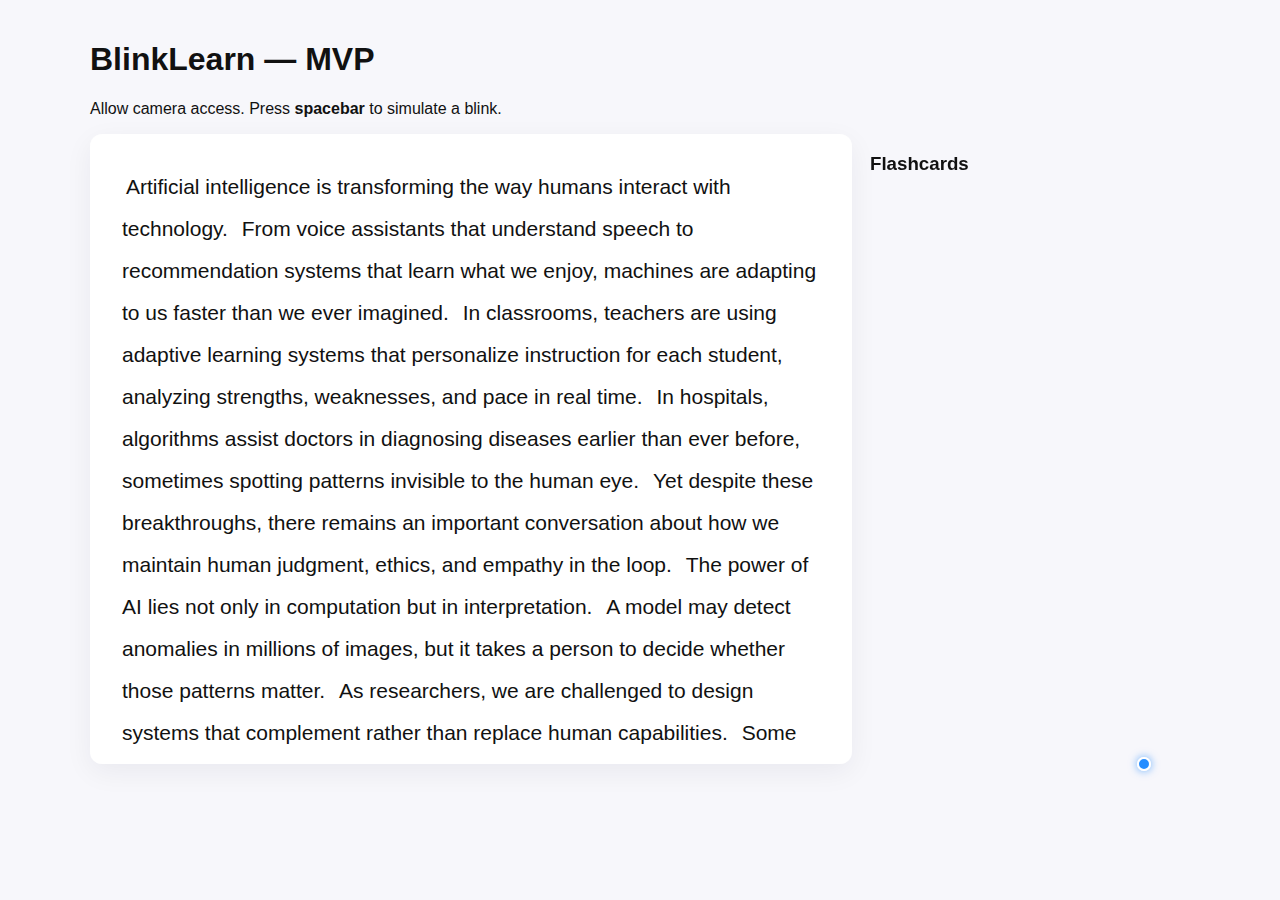
<file: frontend/index.html>
<!doctype html>
<html>
<head>
  <meta charset="utf-8" />
  <title>BlinkLearn MVP</title>
  <meta name="viewport" content="width=device-width,initial-scale=1" />
  <link rel="stylesheet" href="styles.css" />
  <script src="https://webgazer.cs.brown.edu/webgazer.js"></script>
</head>
<body>
  <div class="container">
    <h1>BlinkLearn — MVP</h1>
    <p class="hint">Allow camera access. Press <strong>spacebar</strong> to simulate a blink.</p>

    <div class="main">
      <div id="reader" class="reader"></div>
      <div id="side" class="side">
        <h3>Flashcards</h3>
        <div id="flashcards"></div>
      </div>
    </div>

    <div id="debug" class="debug">
      <div id="gazeDot"></div>
    </div>
  </div>

  <script src="app.js"></script>
</body>
</html>
</file>
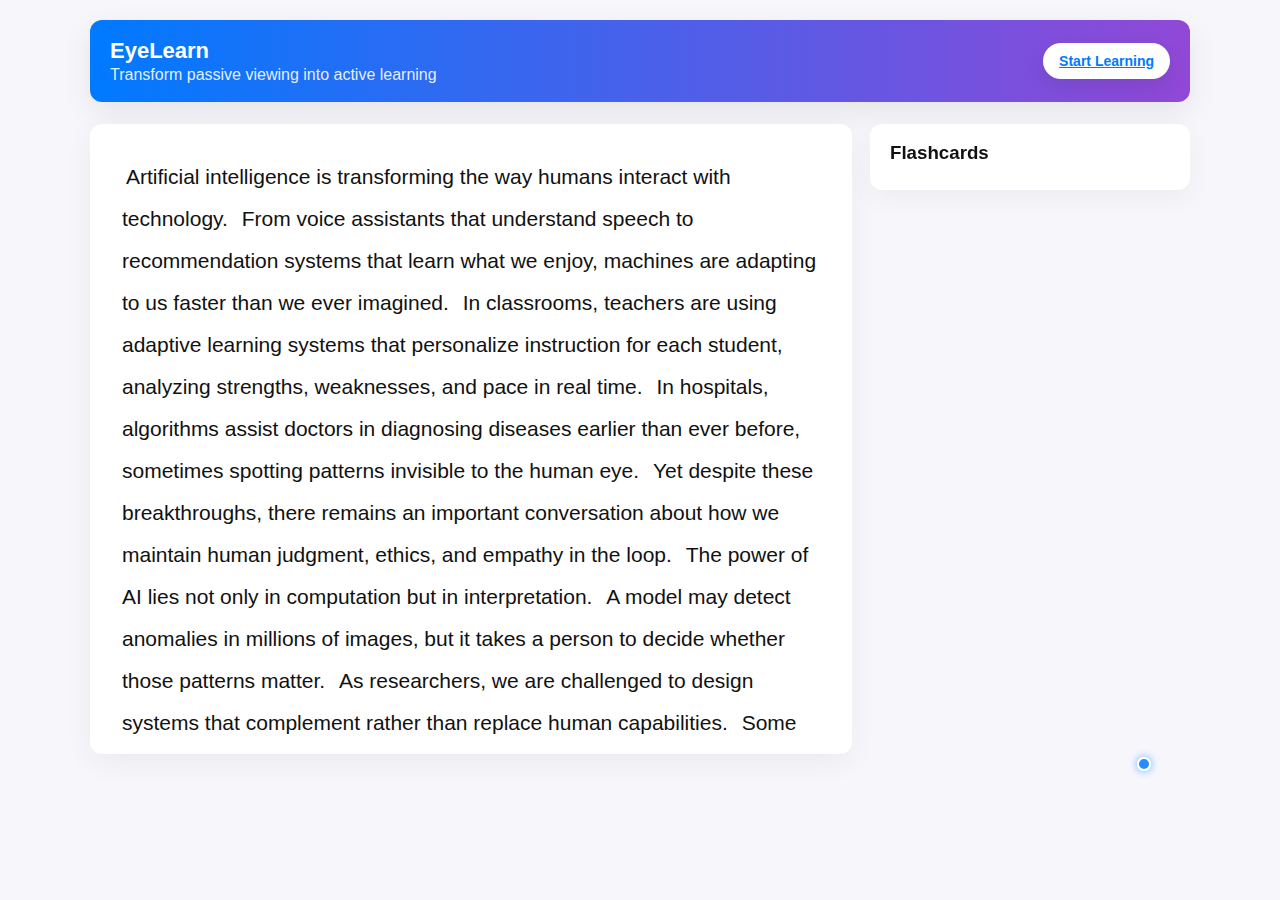
<file: frontend/learn.html>
<!doctype html>
<html lang="en">
<head>
  <meta charset="utf-8" />
  <meta http-equiv="Content-Type" content="text/html; charset=utf-8" />
  <meta name="viewport" content="width=device-width,initial-scale=1" />
  <title>BlinkLearn — MVP</title>

  <!-- Cache-bust the CSS to ensure it actually loads -->
  <link rel="stylesheet" href="./styles.css?v=3" />
  <script src="https://webgazer.cs.brown.edu/webgazer.js"></script>
</head>
<body>
  <div class="container">
    <header class="app-header">
  <div class="brand">
    <div>
      <h1 class="brand-title">EyeLearn</h1>
      <p class="brand-subtitle">Transform passive viewing into active learning</p>
    </div>
  </div>
  <a class="cta" href="./learn.html">Start Learning</a>
</header>

    <div class="main">
      <div id="reader" class="reader"></div>

      <aside id="side" class="side">
        <div class="info-card">
          <h3 class="card-title">Flashcards</h3>
          <div id="flashcards"></div>
        </div>
      </aside>
    </div>

    <div id="debug" class="debug">
      <div id="gazeDot"></div>
    </div>
  </div>

  <script src="./app.js"></script>
</body>
</html>
</file>
<file: frontend/styles.css>
/* Base / layout */
:root{
  --bg: #f7f7fb;
  --ink: #111;
  --muted: #667085;
  --brand1: #007aff;
  --brand2: #00b4d8;
  --card: #ffffff;
  --ring: rgba(0,0,0,0.06);
}

* { box-sizing: border-box; }
html, body { height: 100%; }
body {
  font-family: ui-sans-serif, -apple-system, BlinkMacSystemFont, "Segoe UI",
               Roboto, "Helvetica Neue", Arial, "Noto Sans", "Apple Color Emoji",
               "Segoe UI Emoji", "Segoe UI Symbol";
  background: var(--bg);
  color: var(--ink);
  margin: 0;
  padding: 20px;
}

.container { max-width: 1100px; margin: 0 auto; }

/* Header */
.app-header {
  display: flex;
  align-items: center;
  justify-content: space-between;
  gap: 16px;
  padding: 18px 20px;
  border-radius: 12px;

  /* Animated gradient */
  background: linear-gradient(90deg, #007aff, #d92fc2, #ffcc00);
  background-size: 300% 300%;
  animation: gradientFlow 8s ease infinite;

  color: #fff;
  box-shadow: 0 10px 30px rgba(0, 0, 0, 0.08);
  margin-bottom: 22px;
}

/* Smooth gradient animation */
@keyframes gradientFlow {
  0% {
    background-position: 0% 50%;
  }
  50% {
    background-position: 100% 50%;
  }
  100% {
    background-position: 0% 50%;
  }
}

.brand { display: flex; align-items: center; gap: 14px; }
.brand-icon {
  width: 44px; height: 44px; border-radius: 12px;
  display: grid; place-items: center; font-size: 22px;
  background: rgba(255,255,255,0.18);
  box-shadow: inset 0 0 0 1px rgba(255,255,255,0.25);
}
.brand-title { margin: 0 0 2px 0; font-size: 22px; font-weight: 700; }
.brand-subtitle { margin: 0; color: rgba(255,255,255,0.9); }

.cta {
  border: 0; cursor: pointer; border-radius: 999px;
  padding: 10px 16px; font-weight: 600; font-size: 14px;
  background: #fff; color: var(--brand1);
  box-shadow: 0 8px 20px rgba(0,0,0,0.08);
}

/* Main layout */
.main { display: flex; gap: 18px; align-items: flex-start; }
.reader {
  flex: 1;
  background: var(--card);
  padding: 32px;
  border-radius: 12px;
  box-shadow: 0 8px 28px rgba(20,20,50,0.06);
  font-size: 21px;
  line-height: 2;
  max-height: 70vh;
  overflow: auto;
}
.side { width: 320px; }

/* Info card around flashcards list */
.info-card {
  background: var(--card);
  border-radius: 12px;
  padding: 14px;
  box-shadow: 0 8px 24px rgba(20,20,50,0.05);
}
.card-title { margin: 4px 6px 12px 6px; }

/* Sentences + highlight */
.sentence { display: inline; padding: 2px 4px; border-radius: 4px; }
.sentence.highlight {
  background: #fffb91;
  transition: background 0.25s;
  box-shadow: 0 2px 8px rgba(0,0,0,0.06);
}

/* Flashcards */
.card {
  background: #fdfdfd;
  border-left: 4px solid var(--brand2);
  border-radius: 10px;
  padding: 14px;
  margin: 0 6px 12px 6px;
  box-shadow: 0 6px 18px rgba(0,0,0,0.05);
  transition: transform 0.2s ease;
}
.card:hover { transform: translateY(-3px); }

/* Debug gaze dot */
#debug { position: fixed; right: 16px; bottom: 16px; pointer-events: none; width: 120px; height: 120px; }
#gazeDot {
  position: absolute;
  width: 14px; height: 14px;
  background: rgba(0,122,255,0.85);
  border: 2px solid #fff; border-radius: 50%;
  transform: translate(-50%,-50%);
  display: block;
  box-shadow: 0 0 8px rgba(0,122,255,0.6);
}

/* Small screens */
@media (max-width: 900px) {
  .main { flex-direction: column; }
  .side { width: 100%; }
}

/* Landing hero */
.hero {
  text-align: center;
  background: radial-gradient(1200px 500px at 50% -10%, rgba(0,122,255,0.08), transparent 60%);
  padding: 40px 10px 20px;
  border-radius: 16px;
  margin-bottom: 18px;
}
.hero-icon { font-size: 48px; margin: 8px auto 6px; }
.hero-title { font-size: 28px; margin: 8px 0 6px; }
.hero-subtitle { max-width: 700px; margin: 0 auto 18px; color: #4b5563; }

.hero-ctas { display: flex; gap: 12px; justify-content: center; }
.btn-primary, .btn-secondary {
  display:inline-block; padding: 12px 18px; border-radius: 999px; font-weight: 600; text-decoration: none;
}
.btn-primary { background: #007aff; color: #fff; box-shadow: 0 8px 24px rgba(0,122,255,0.25); }
.btn-secondary { background: #fff; color: #007aff; box-shadow: 0 8px 24px rgba(0,0,0,0.06); }

/* Feature cards row */
.features { display: grid; grid-template-columns: repeat(3, 1fr); gap: 16px; }
.feature-card {
  background: #fff; padding: 18px; border-radius: 14px;
  box-shadow: 0 6px 20px rgba(20,20,50,0.06);
}
.feature-icon { font-size: 22px; margin-bottom: 8px; }

@media (max-width: 900px) {
  .features { grid-template-columns: 1fr; }
}
</file>
